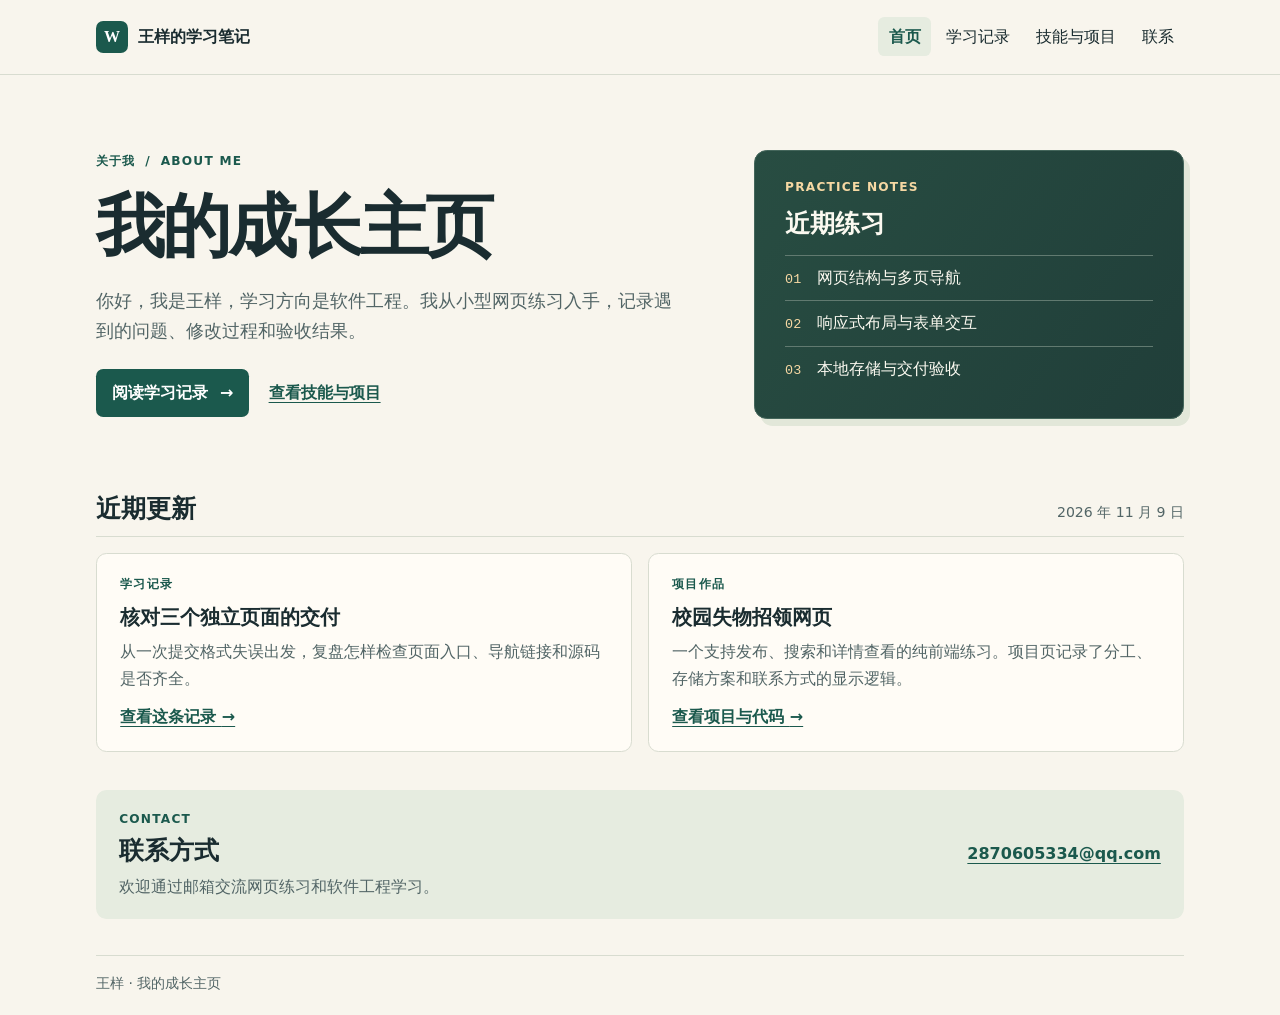
<file: index.html>
<!doctype html>
<html lang="zh-CN">
<head>
  <meta charset="utf-8">
  <meta name="viewport" content="width=device-width, initial-scale=1">
  <meta name="description" content="王样的软件工程学习记录、技能证据与练习项目。">
  <title>我的成长主页 · 王样</title>
  <link rel="stylesheet" href="styles.css">
</head>
<body>
  <a class="skip" href="#main">跳到正文</a>
  <header class="site-header">
    <div class="wrap header-inner">
      <a class="brand" href="index.html"><span class="brand-mark" aria-hidden="true">W</span> 王样的学习笔记</a>
      <nav aria-label="主导航">
        <a href="index.html" aria-current="page">首页</a>
        <a href="learning.html">学习记录</a>
        <a href="projects.html">技能与项目</a>
        <a href="#contact">联系</a>
      </nav>
    </div>
  </header>

  <main id="main" class="wrap">
    <section class="hero" aria-labelledby="home-title">
      <div class="hero-copy">
        <p class="eyebrow">关于我 <span aria-hidden="true">/</span> ABOUT ME</p>
        <h1 id="home-title">我的成长主页</h1>
        <p class="lead">你好，我是王样，学习方向是软件工程。我从小型网页练习入手，记录遇到的问题、修改过程和验收结果。</p>
        <div class="actions">
          <a class="button" href="learning.html">阅读学习记录 <span aria-hidden="true">→</span></a>
          <a class="text-link" href="projects.html">查看技能与项目</a>
        </div>
      </div>
      <aside class="notebook" aria-labelledby="focus-title">
        <p class="eyebrow">PRACTICE NOTES</p>
        <h2 id="focus-title">近期练习</h2>
        <ul>
          <li><span aria-hidden="true">01</span> 网页结构与多页导航</li>
          <li><span aria-hidden="true">02</span> 响应式布局与表单交互</li>
          <li><span aria-hidden="true">03</span> 本地存储与交付验收</li>
        </ul>
      </aside>
    </section>

    <section class="section" aria-labelledby="highlights-title">
      <div class="section-heading">
        <h2 id="highlights-title">近期更新</h2>
        <time datetime="2026-11-09">2026 年 11 月 9 日</time>
      </div>
      <div class="highlights">
        <article class="card">
          <p class="eyebrow">学习记录</p>
          <h3>核对三个独立页面的交付</h3>
          <p>从一次提交格式失误出发，复盘怎样检查页面入口、导航链接和源码是否齐全。</p>
          <a class="text-link" href="learning.html#multi-page">查看这条记录 <span aria-hidden="true">→</span></a>
        </article>
        <article class="card">
          <p class="eyebrow">项目作品</p>
          <h3>校园失物招领网页</h3>
          <p>一个支持发布、搜索和详情查看的纯前端练习。项目页记录了分工、存储方案和联系方式的显示逻辑。</p>
          <a class="text-link" href="projects.html#lost-found">查看项目与代码 <span aria-hidden="true">→</span></a>
        </article>
      </div>
    </section>

    <section id="contact" class="contact" aria-labelledby="contact-title">
      <div>
        <p class="eyebrow">CONTACT</p>
        <h2 id="contact-title">联系方式</h2>
        <p>欢迎通过邮箱交流网页练习和软件工程学习。</p>
      </div>
      <a class="text-link" href="mailto:2870605334@qq.com">2870605334@qq.com</a>
    </section>
  </main>
  <footer class="wrap site-footer"><p>王样 · 我的成长主页</p></footer>
</body>
</html>
</file>
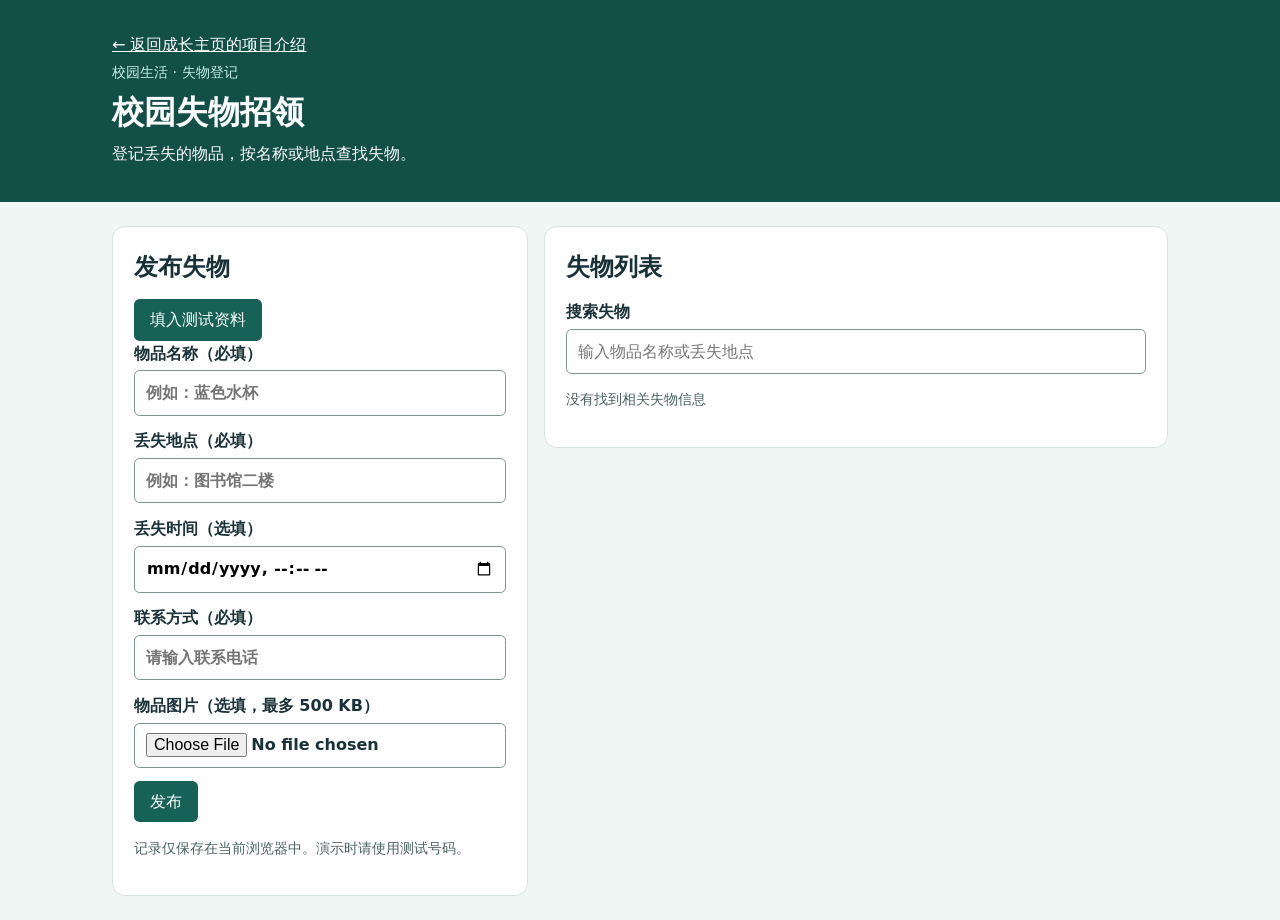
<file: lost-found/index.html>
<!doctype html>
<html lang="zh-CN">
<head>
  <meta charset="utf-8">
  <meta name="viewport" content="width=device-width, initial-scale=1">
  <title>校园失物招领</title>
<style>
* { box-sizing: border-box; }
body {
  margin: 0;
  color: #193138;
  background: #f0f6f4;
  font: 1rem/1.6 system-ui, "Microsoft YaHei", sans-serif;
}
.wrap { width: min(66rem, calc(100% - 2rem)); margin-inline: auto; }
.banner { padding: 2rem 0; color: white; background: #124f47; }
.banner a { color: white; }
.banner h1, .banner p { margin: .2rem 0; }
.eyebrow { color: #c5eee4; font-size: .9rem; }
main.wrap { margin-block: 1.5rem; }
.grid { display: grid; grid-template-columns: minmax(0, 2fr) minmax(0, 3fr); gap: 1rem; align-items: start; }
.panel { padding: 1.3rem; background: white; border: 1px solid #d6e4e0; border-radius: .8rem; }
h2 { margin: 0 0 .8rem; overflow-wrap: anywhere; }
label { display: block; font-weight: 600; }
form label { margin-bottom: .8rem; }
input, button { font: inherit; }
input { width: 100%; margin-top: .25rem; padding: .55rem .7rem; border: 1px solid #78958e; border-radius: .35rem; }
button { padding: .5rem 1rem; border: 0; border-radius: .35rem; color: white; background: #166257; cursor: pointer; }
button:hover { background: #124f47; }
button:disabled { opacity: .6; cursor: default; }
:focus-visible { outline: 3px solid #187d93; outline-offset: 3px; }
.muted { color: #49625f; font-size: .9rem; }
#feedback:empty { display: none; }
#items { margin: 0; padding: 0; list-style: none; }
#items li { padding: .85rem 0; border-top: 1px solid #d6e4e0; overflow-wrap: anywhere; }
#items a { color: #0e5f55; font-weight: 700; }
#items p { margin: .3rem 0 0; }
.item-image { max-width: 100%; max-height: 16rem; border-radius: .35rem; object-fit: contain; }
#items .item-image { width: 7rem; height: 5rem; margin-top: .45rem; object-fit: cover; }
dt { font-weight: 700; }
dd { margin: 0 0 .7rem; overflow-wrap: anywhere; }
@media (max-width: 42rem) { .grid { grid-template-columns: 1fr; } }
</style>
</head>
<body>
<div id="home-view">
  <header class="banner">
    <div class="wrap">
      <a href="../projects.html#lost-found">← 返回成长主页的项目介绍</a>
      <p class="eyebrow">校园生活 · 失物登记</p>
      <h1>校园失物招领</h1>
      <p>登记丢失的物品，按名称或地点查找失物。</p>
    </div>
  </header>
  <main class="wrap grid">
    <section class="panel">
      <h2>发布失物</h2>
      <form id="publish" novalidate>
        <button type="button" id="fill-example">填入测试资料</button>
        <label>物品名称（必填）<input name="title" required maxlength="80" placeholder="例如：蓝色水杯"></label>
        <label>丢失地点（必填）<input name="location" required maxlength="100" placeholder="例如：图书馆二楼"></label>
        <label>丢失时间（选填）<input type="datetime-local" name="time"></label>
        <label>联系方式（必填）<input name="contact" type="tel" required maxlength="60" placeholder="请输入联系电话"></label>
        <label>物品图片（选填，最多 500 KB）<input name="image" type="file" accept="image/jpeg,image/png,image/webp,image/gif"></label>
        <button type="submit">发布</button>
        <p id="feedback" role="status"></p>
      </form>
      <p class="muted">记录仅保存在当前浏览器中。演示时请使用测试号码。</p>
    </section>
    <section class="panel">
      <h2>失物列表</h2>
      <label for="search">搜索失物</label>
      <input id="search" type="search" placeholder="输入物品名称或丢失地点">
      <p id="results" class="muted" role="status"></p>
      <ul id="items"></ul>
    </section>
  </main>
</div>
<div id="detail-view" hidden>
  <header class="banner">
    <div class="wrap">
      <a href="?">← 返回首页</a>
      <h1>失物详情</h1>
    </div>
  </header>
  <main class="wrap">
    <section class="panel" id="detail">
      <p id="detail-message" role="status"></p>
      <article id="item-detail" hidden>
        <h2 id="item-title"></h2>
        <img id="item-image" class="item-image" alt="失物照片" hidden>
        <dl>
          <dt>丢失地点</dt><dd id="item-location"></dd>
          <dt>丢失时间</dt><dd id="item-time"></dd>
          <dt>状态</dt><dd id="item-status"></dd>
        </dl>
        <button type="button" id="show-contact" aria-controls="full-contact" aria-expanded="false">查看联系方式</button>
        <p id="full-contact" role="status" hidden></p>
      </article>
    </section>
  </main>
</div>
<script>
"use strict";

const storageKey = "campus-lost-found:v1";
const byId = (id) => document.getElementById(id);

function loadItems() {
  const items = JSON.parse(localStorage.getItem(storageKey) ?? "[]");
  if (!Array.isArray(items)) throw new Error("Invalid item storage");
  return items;
}

function displayTime(time) {
  return time ? time.replace("T", " ") : "未填写";
}

function maskContact(contact) {
  const digits = contact.replace(/[\s-]/g, "");
  if (/^1\d{10}$/.test(digits)) {
    return digits.slice(0, 3) + "****" + digits.slice(-4);
  }
  return "****";
}

function showImage(image, source) {
  if (typeof source !== "string" || !/^data:image\/(jpeg|png|webp|gif);base64,[A-Za-z0-9+/]+=*$/.test(source)) return;
  image.src = source;
  image.hidden = false;
}

function readImage(file) {
  return new Promise((resolve, reject) => {
    const reader = new FileReader();
    reader.onload = () => resolve(reader.result);
    reader.onerror = reject;
    reader.onabort = reject;
    reader.readAsDataURL(file);
  });
}

function initHome(form) {
  // 示例按钮只填表单，点击“发布”后才会保存到当前浏览器。
  byId("fill-example").addEventListener("click", () => {
    form.elements.namedItem("title").value = "蓝色水杯（测试）";
    form.elements.namedItem("location").value = "图书馆二楼（测试）";
    form.elements.namedItem("time").value = "";
    form.elements.namedItem("contact").value = "13800000000";
  });
  const search = byId("search");
  const list = byId("items");
  const results = byId("results");
  const feedback = byId("feedback");
  let items;

  try {
    items = loadItems();
  } catch {
    results.textContent = "无法读取本地记录，请检查浏览器存储设置。";
    search.disabled = true;
    form.querySelector('button[type="submit"]').disabled = true;
    return;
  }

  function render() {
    const keyword = search.value.trim().toLowerCase();
    const matches = items
      .filter((item) => [item.title, item.location].some((value) => value.toLowerCase().includes(keyword)))
      .sort((a, b) => b.createdAt - a.createdAt);

    results.textContent = matches.length
      ? "共 " + matches.length + " 条失物信息"
      : "没有找到相关失物信息";
    list.replaceChildren(...matches.map((item) => {
      const row = document.createElement("li");
      const title = document.createElement("a");
      title.href = "?id=" + encodeURIComponent(item.id);
      title.textContent = item.title;
      const metadata = document.createElement("p");
      metadata.textContent = "丢失地点：" + item.location + "　丢失时间：" + displayTime(item.time);
      const contact = document.createElement("p");
      contact.textContent = "联系方式：" + maskContact(item.contact);
      row.append(title, metadata, contact);
      if (item.image) {
        const image = document.createElement("img");
        image.className = "item-image";
        image.alt = "失物缩略图";
        image.loading = "lazy";
        image.hidden = true;
        showImage(image, item.image);
        row.append(image);
      }
      return row;
    }));
  }

  search.addEventListener("input", render);
  form.addEventListener("submit", async (event) => {
    event.preventDefault();
    const submit = form.querySelector('button[type="submit"]');
    if (submit.disabled) return;
    feedback.textContent = "";
    const fields = new FormData(form);
    const title = fields.get("title").trim();
    const location = fields.get("location").trim();
    const time = fields.get("time");
    const contact = fields.get("contact").trim();

    if (!title || !location) {
      alert("请填写物品名称和丢失地点");
      form.elements.namedItem(title ? "location" : "title").focus();
      return;
    }
    if (!contact) {
      alert("请填写联系方式");
      form.elements.namedItem("contact").focus();
      return;
    }
    const createdAt = Date.now();
    const id = createdAt + "-" + Math.random().toString(36).slice(2);
    const item = { id, title, location, time, contact, status: "待认领", createdAt };
    const file = fields.get("image");
    if (file?.size > 500 * 1024) {
      feedback.textContent = "图片不能超过 500 KB。";
      return;
    }
    if (file?.size && !["image/jpeg", "image/png", "image/webp", "image/gif"].includes(file.type)) {
      feedback.textContent = "请选择 JPG、PNG、WebP 或 GIF 图片。";
      return;
    }

    submit.disabled = true;
    try {
      if (file?.size) item.image = await readImage(file);
    } catch {
      feedback.textContent = "图片读取失败，请重新选择。";
      submit.disabled = false;
      return;
    }
    try {
      const next = [item, ...loadItems()];
      localStorage.setItem(storageKey, JSON.stringify(next));
      items = next;
    } catch {
      feedback.textContent = "保存失败，请检查浏览器存储设置或可用空间后重试。";
      return;
    } finally {
      submit.disabled = false;
    }

    form.reset();
    search.value = "";
    feedback.textContent = "发布成功";
    render();
  });
  render();
}

function initDetail() {
  const message = byId("detail-message");
  const id = new URLSearchParams(window.location.search).get("id");
  let item;
  try {
    item = loadItems().find((record) => record.id === id);
  } catch {
    message.textContent = "无法读取本地记录，请检查浏览器存储设置。";
    return;
  }
  if (!item) {
    message.textContent = "未找到此失物记录。";
    return;
  }

  message.hidden = true;
  byId("item-title").textContent = item.title;
  showImage(byId("item-image"), item.image);
  byId("item-location").textContent = item.location;
  byId("item-time").textContent = displayTime(item.time);
  byId("item-status").textContent = item.status;
  byId("item-detail").hidden = false;

  const button = byId("show-contact");
  const contact = byId("full-contact");
  button.addEventListener("click", () => {
    const show = contact.hidden;
    contact.textContent = show ? item.contact : "";
    contact.hidden = !show;
    button.textContent = show ? "隐藏联系方式" : "查看联系方式";
    button.setAttribute("aria-expanded", String(show));
  });
}


const showDetail = new URLSearchParams(window.location.search).has("id");
byId("home-view").hidden = showDetail;
byId("detail-view").hidden = !showDetail;
if (showDetail) initDetail();
else initHome(byId("publish"));
</script>
</body>
</html>
</file>
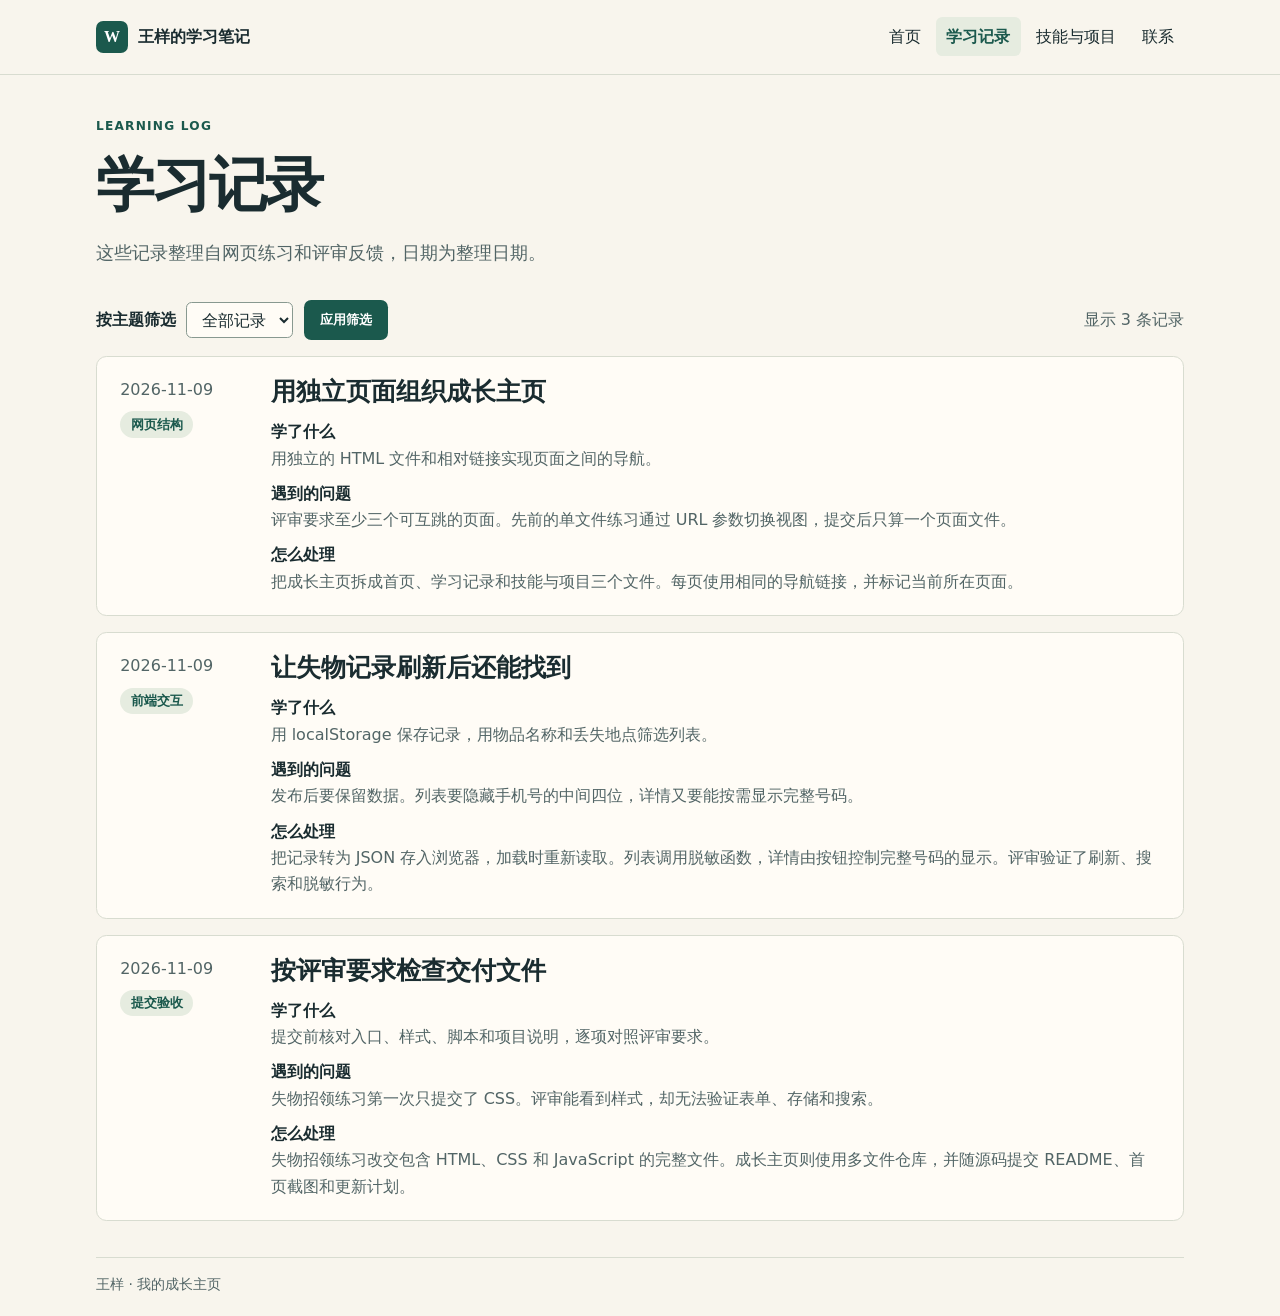
<file: learning.html>
<!doctype html>
<html lang="zh-CN">
<head>
  <meta charset="utf-8">
  <meta name="viewport" content="width=device-width, initial-scale=1">
  <title>学习记录 · 我的成长主页</title>
  <link rel="stylesheet" href="styles.css">
  <script defer src="learning.js"></script>
</head>
<body>
  <a class="skip" href="#main">跳到正文</a>
  <header class="site-header">
    <div class="wrap header-inner">
      <a class="brand" href="index.html"><span class="brand-mark" aria-hidden="true">W</span> 王样的学习笔记</a>
      <nav aria-label="主导航">
        <a href="index.html">首页</a>
        <a href="learning.html" aria-current="page">学习记录</a>
        <a href="projects.html">技能与项目</a>
        <a href="index.html#contact">联系</a>
      </nav>
    </div>
  </header>

  <main id="main" class="wrap">
    <header class="page-intro">
      <p class="eyebrow">LEARNING LOG</p>
      <h1>学习记录</h1>
      <p class="lead">这些记录整理自网页练习和评审反馈，日期为整理日期。</p>
    </header>

    <section aria-label="学习条目">
      <!-- 筛选表单默认可见，learning.js 处理主题切换与提交。 -->
      <form class="filter" id="topic-filter">
        <label for="topic">按主题筛选</label>
        <select id="topic" name="topic">
          <option value="all">全部记录</option>
          <option value="pages">网页结构</option>
          <option value="data">前端交互</option>
          <option value="review">提交验收</option>
        </select>
        <button class="button" type="submit">应用筛选</button>
        <p id="record-count" role="status"></p>
      </form>

      <!-- 新记录添加在这里的最前面，填写真实日期并沿用 data-topic 主题代码。 -->
      <div class="entries">
        <article class="card entry" id="multi-page" data-topic="pages">
          <div class="entry-meta">
            <time datetime="2026-11-09">2026-11-09</time>
            <span class="tag">网页结构</span>
          </div>
          <div>
            <h2>用独立页面组织成长主页</h2>
            <dl>
              <dt>学了什么</dt><dd>用独立的 HTML 文件和相对链接实现页面之间的导航。</dd>
              <dt>遇到的问题</dt><dd>评审要求至少三个可互跳的页面。先前的单文件练习通过 URL 参数切换视图，提交后只算一个页面文件。</dd>
              <dt>怎么处理</dt><dd>把成长主页拆成首页、学习记录和技能与项目三个文件。每页使用相同的导航链接，并标记当前所在页面。</dd>
            </dl>
          </div>
        </article>

        <article class="card entry" data-topic="data">
          <div class="entry-meta">
            <time datetime="2026-11-09">2026-11-09</time>
            <span class="tag">前端交互</span>
          </div>
          <div>
            <h2>让失物记录刷新后还能找到</h2>
            <dl>
              <dt>学了什么</dt><dd>用 localStorage 保存记录，用物品名称和丢失地点筛选列表。</dd>
              <dt>遇到的问题</dt><dd>发布后要保留数据。列表要隐藏手机号的中间四位，详情又要能按需显示完整号码。</dd>
              <dt>怎么处理</dt><dd>把记录转为 JSON 存入浏览器，加载时重新读取。列表调用脱敏函数，详情由按钮控制完整号码的显示。评审验证了刷新、搜索和脱敏行为。</dd>
            </dl>
          </div>
        </article>

        <article class="card entry" data-topic="review">
          <div class="entry-meta">
            <time datetime="2026-11-09">2026-11-09</time>
            <span class="tag">提交验收</span>
          </div>
          <div>
            <h2>按评审要求检查交付文件</h2>
            <dl>
              <dt>学了什么</dt><dd>提交前核对入口、样式、脚本和项目说明，逐项对照评审要求。</dd>
              <dt>遇到的问题</dt><dd>失物招领练习第一次只提交了 CSS。评审能看到样式，却无法验证表单、存储和搜索。</dd>
              <dt>怎么处理</dt><dd>失物招领练习改交包含 HTML、CSS 和 JavaScript 的完整文件。成长主页则使用多文件仓库，并随源码提交 README、首页截图和更新计划。</dd>
            </dl>
          </div>
        </article>
      </div>
    </section>
  </main>
  <footer class="wrap site-footer"><p>王样 · 我的成长主页</p></footer>
</body>
</html>
</file>
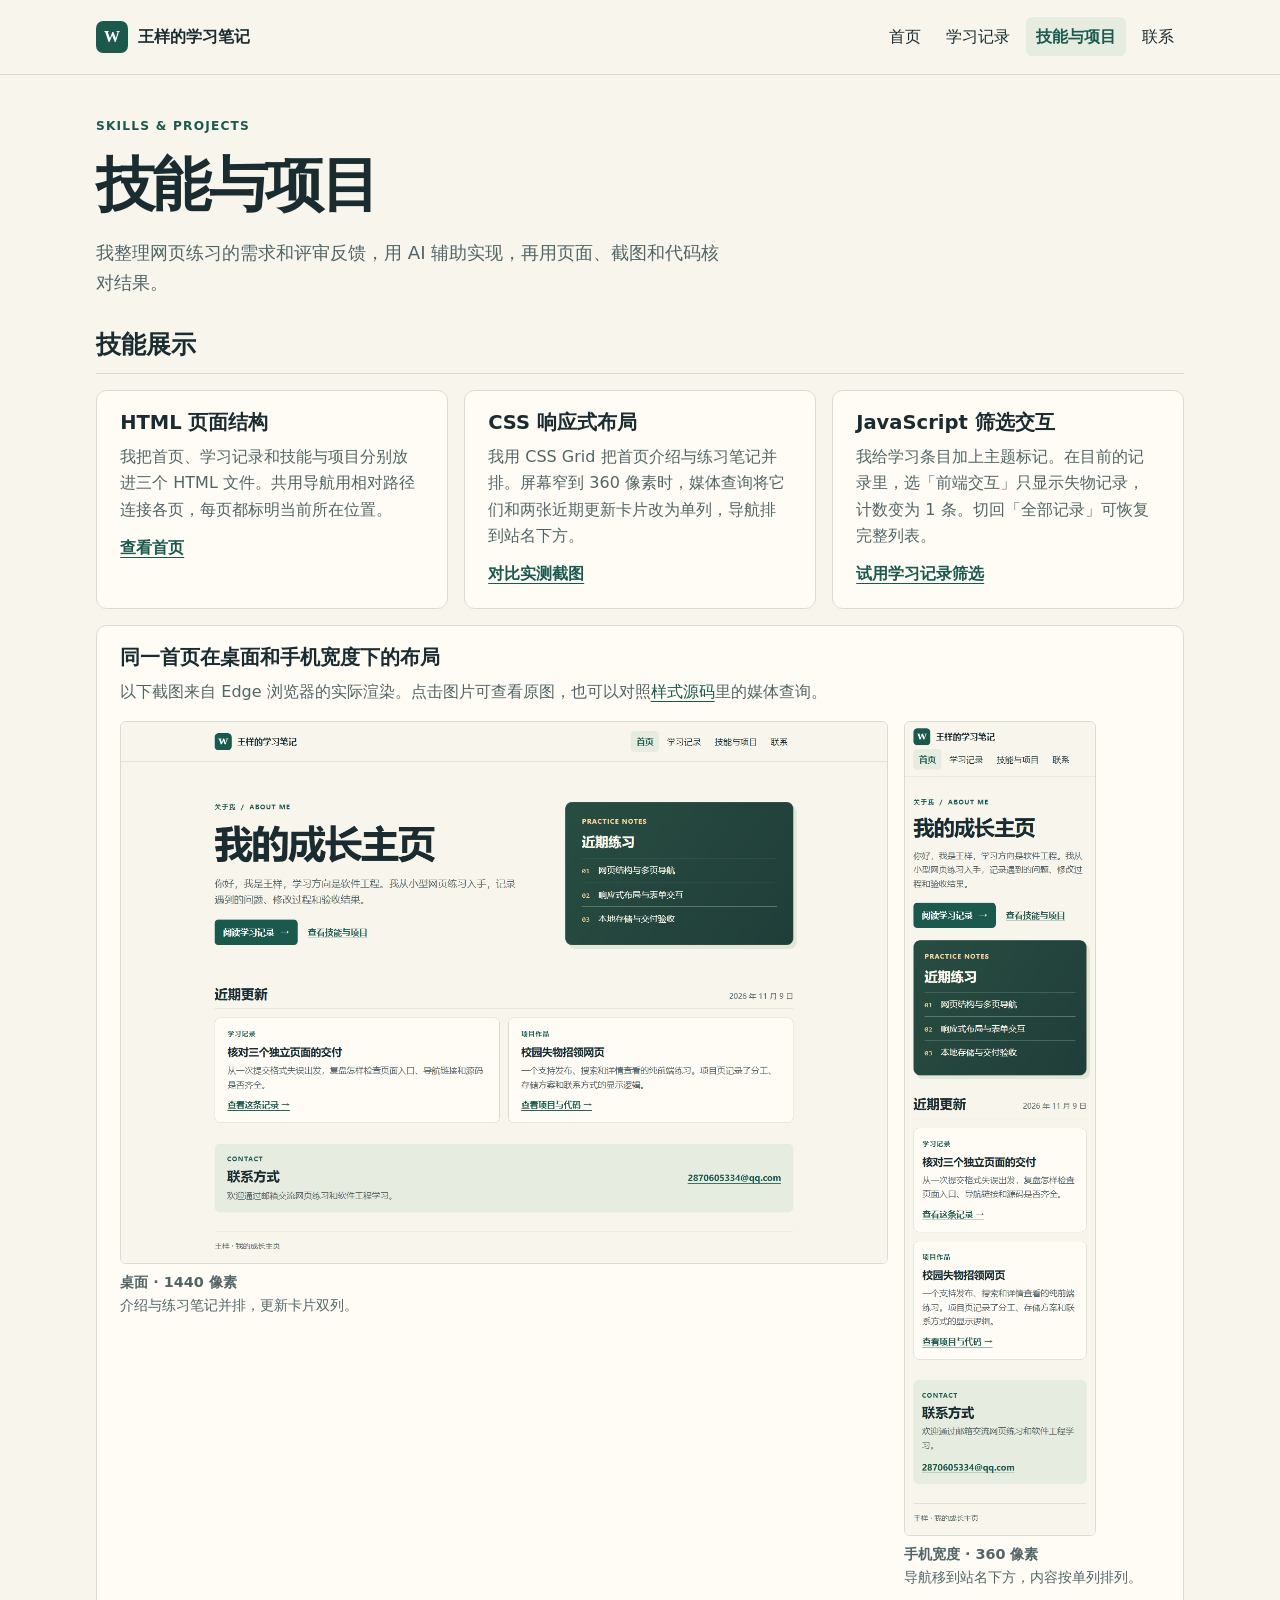
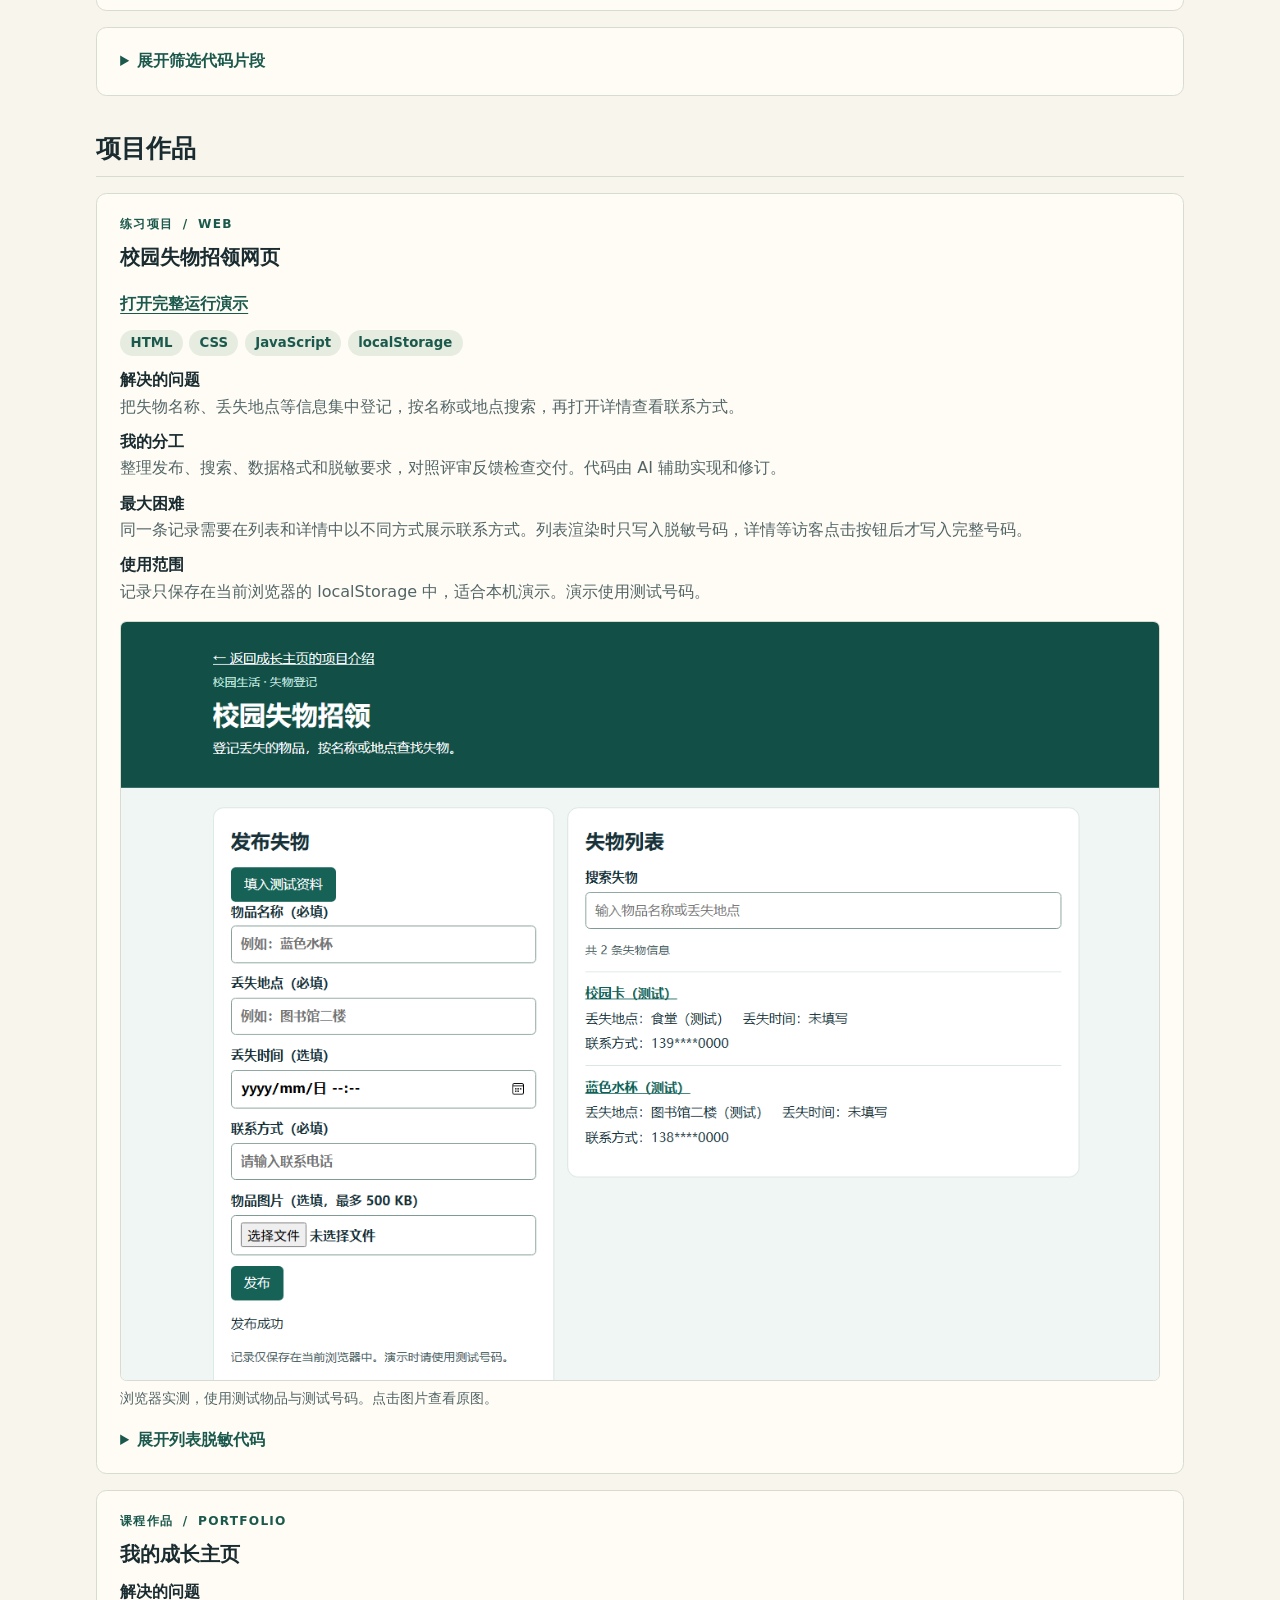
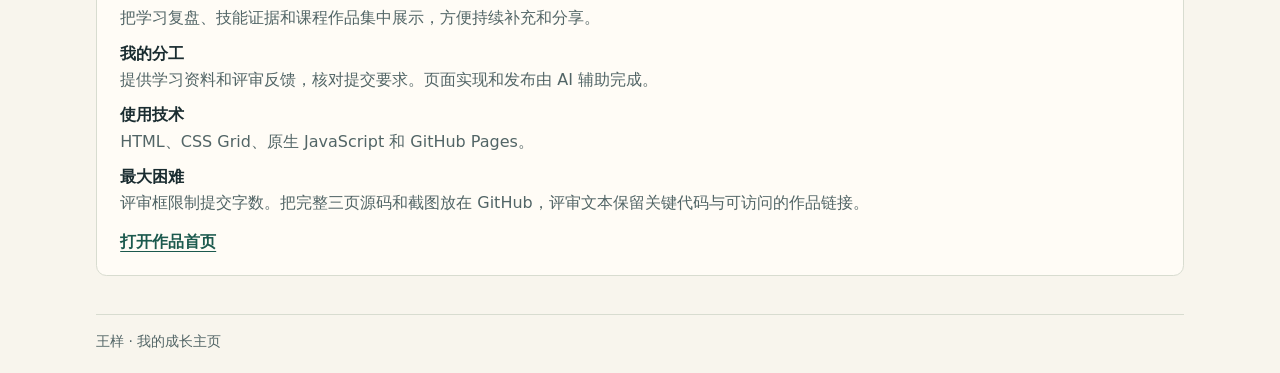
<file: projects.html>
<!doctype html>
<html lang="zh-CN">
<head>
  <meta charset="utf-8">
  <meta name="viewport" content="width=device-width, initial-scale=1">
  <title>技能与项目 · 我的成长主页</title>
  <link rel="stylesheet" href="styles.css">
</head>
<body>
  <a class="skip" href="#main">跳到正文</a>
  <header class="site-header">
    <div class="wrap header-inner">
      <a class="brand" href="index.html"><span class="brand-mark" aria-hidden="true">W</span> 王样的学习笔记</a>
      <nav aria-label="主导航">
        <a href="index.html">首页</a>
        <a href="learning.html">学习记录</a>
        <a href="projects.html" aria-current="page">技能与项目</a>
        <a href="index.html#contact">联系</a>
      </nav>
    </div>
  </header>

  <main id="main" class="wrap">
    <header class="page-intro">
      <p class="eyebrow">SKILLS &amp; PROJECTS</p>
      <h1>技能与项目</h1>
      <p class="lead">我整理网页练习的需求和评审反馈，用 AI 辅助实现，再用页面、截图和代码核对结果。</p>
    </header>

    <section class="section" aria-labelledby="skills-title">
      <div class="section-heading"><h2 id="skills-title">技能展示</h2></div>
      <div class="skills">
        <article class="card">
          <h3>HTML 页面结构</h3>
          <p>我把首页、学习记录和技能与项目分别放进三个 HTML 文件。共用导航用相对路径连接各页，每页都标明当前所在位置。</p>
          <a class="text-link" href="index.html">查看首页</a>
        </article>
        <article class="card">
          <h3>CSS 响应式布局</h3>
          <p>我用 CSS Grid 把首页介绍与练习笔记并排。屏幕窄到 360 像素时，媒体查询将它们和两张近期更新卡片改为单列，导航排到站名下方。</p>
          <a class="text-link" href="#responsive-proof">对比实测截图</a>
        </article>
        <article class="card">
          <h3>JavaScript 筛选交互</h3>
          <p>我给学习条目加上主题标记。在目前的记录里，选「前端交互」只显示失物记录，计数变为 1 条。切回「全部记录」可恢复完整列表。</p>
          <a class="text-link" href="learning.html#topic-filter">试用学习记录筛选</a>
        </article>
      </div>
      <section id="responsive-proof" class="card evidence" aria-labelledby="responsive-title">
        <h3 id="responsive-title">同一首页在桌面和手机宽度下的布局</h3>
        <p>以下截图来自 Edge 浏览器的实际渲染。点击图片可查看原图，也可以对照<a href="styles.css">样式源码</a>里的媒体查询。</p>
        <div class="screenshots">
          <figure>
            <a href="homepage.png"><img src="homepage.png" alt="1440 像素下的首页，介绍和练习笔记并排，近期更新卡片并排"></a>
            <figcaption><strong>桌面 · 1440 像素</strong><br>介绍与练习笔记并排，更新卡片双列。</figcaption>
          </figure>
          <figure class="mobile-screenshot">
            <a href="homepage-mobile.png"><img src="homepage-mobile.png" alt="360 像素下的首页，导航位于站名下方，介绍、练习笔记和更新卡片单列排列"></a>
            <figcaption><strong>手机宽度 · 360 像素</strong><br>导航移到站名下方，内容按单列排列。</figcaption>
          </figure>
        </div>
      </section>
      <details class="card evidence">
        <summary>展开筛选代码片段</summary>
        <p>摘自学习记录页使用的 <code>learning.js</code>。每条记录用 <code>data-topic</code> 标明主题。</p>
        <pre><code>for (const entry of entries) {
  const matches = topic.value === "all" || entry.dataset.topic === topic.value;
  entry.hidden = !matches;
  if (matches) visible += 1;
}</code></pre>
      </details>
    </section>

    <section id="lost-found" class="section" aria-labelledby="projects-title">
      <div class="section-heading"><h2 id="projects-title">项目作品</h2></div>
      <article class="card project">
        <p class="eyebrow">练习项目 <span aria-hidden="true">/</span> WEB</p>
        <h3>校园失物招领网页</h3>
        <p><a class="text-link" href="lost-found/index.html">打开完整运行演示</a></p>
        <ul class="tags" aria-label="使用技术">
          <li>HTML</li><li>CSS</li><li>JavaScript</li><li>localStorage</li>
        </ul>
        <dl>
          <dt>解决的问题</dt><dd>把失物名称、丢失地点等信息集中登记，按名称或地点搜索，再打开详情查看联系方式。</dd>
          <dt>我的分工</dt><dd>整理发布、搜索、数据格式和脱敏要求，对照评审反馈检查交付。代码由 AI 辅助实现和修订。</dd>
          <dt>最大困难</dt><dd>同一条记录需要在列表和详情中以不同方式展示联系方式。列表渲染时只写入脱敏号码，详情等访客点击按钮后才写入完整号码。</dd>
          <dt>使用范围</dt><dd>记录只保存在当前浏览器的 localStorage 中，适合本机演示。演示使用测试号码。</dd>
        </dl>
        <figure class="project-shot">
          <a href="lost-found-demo.png"><img src="lost-found-demo.png" alt="失物招领项目实测截图，展示测试资料发布成功、失物列表和脱敏联系方式"></a>
          <figcaption>浏览器实测，使用测试物品与测试号码。点击图片查看原图。</figcaption>
        </figure>
        <details class="evidence">
          <summary>展开列表脱敏代码</summary>
          <p>摘自 <code>lost-found/index.html</code> 中的脚本。先去掉空格和连字符，再保留符合格式的手机号前 3 位与后 4 位。</p>
          <pre><code>function maskContact(contact) {
  const digits = contact.replace(/[\s-]/g, "");
  if (/^1\d{10}$/.test(digits)) {
    return digits.slice(0, 3) + "****" + digits.slice(-4);
  }
  return "****";
}</code></pre>
        </details>
      </article>
      <article class="card project">
        <p class="eyebrow">课程作品 <span aria-hidden="true">/</span> PORTFOLIO</p>
        <h3>我的成长主页</h3>
        <dl>
          <dt>解决的问题</dt><dd>把学习复盘、技能证据和课程作品集中展示，方便持续补充和分享。</dd>
          <dt>我的分工</dt><dd>提供学习资料和评审反馈，核对提交要求。页面实现和发布由 AI 辅助完成。</dd>
          <dt>使用技术</dt><dd>HTML、CSS Grid、原生 JavaScript 和 GitHub Pages。</dd>
          <dt>最大困难</dt><dd>评审框限制提交字数。把完整三页源码和截图放在 GitHub，评审文本保留关键代码与可访问的作品链接。</dd>
        </dl>
        <a class="text-link" href="index.html">打开作品首页</a>
      </article>
    </section>
  </main>
  <footer class="wrap site-footer"><p>王样 · 我的成长主页</p></footer>
</body>
</html>
</file>
<file: styles.css>
:root {
  color-scheme: light;
  --paper: #f8f5ed;
  --card: #fffcf6;
  --ink: #1a2c30;
  --muted: #526566;
  --accent: #1b594d;
  --edge: #d8dcd0;
  --warm: #f6d8a3;
  font-family: system-ui, "Microsoft YaHei", "PingFang SC", sans-serif;
  line-height: 1.65;
  color: var(--ink);
  background: var(--paper);
}

*, *::before, *::after { box-sizing: border-box; }
body { margin: 0; }
[hidden] { display: none !important; }
h1, h2, h3, p, ul, dl, pre { margin: 0; }
h1, h2, h3 { line-height: 1.25; }
a { color: var(--accent); text-underline-offset: .22em; }
:focus-visible { outline: 3px solid #a55a12; outline-offset: 4px; }
.wrap { width: min(68rem, calc(100% - 3rem)); margin-inline: auto; }

.skip {
  position: absolute;
  top: .5rem;
  left: .5rem;
  z-index: 1;
  padding: .4rem .7rem;
  background: var(--card);
  transform: translateY(-160%);
}
.skip:focus { transform: none; }

.site-header { border-bottom: 1px solid var(--edge); }
.header-inner { min-height: 4.6rem; display: flex; justify-content: space-between; align-items: center; gap: 1rem; }
.brand { display: inline-flex; gap: .65rem; align-items: center; font-weight: 750; color: var(--ink); text-decoration: none; }
.brand-mark { display: grid; place-items: center; width: 2rem; height: 2rem; border-radius: .45rem; background: var(--accent); color: white; font-family: Georgia, serif; }
nav { display: flex; flex-wrap: wrap; align-items: center; gap: .3rem; }
nav a { padding: .4rem .65rem; border-radius: .4rem; color: var(--ink); text-decoration: none; white-space: nowrap; }
nav a:hover, nav a[aria-current="page"] { color: var(--accent); background: #e6ece0; }
nav a[aria-current="page"] { font-weight: 700; }

.hero { display: grid; grid-template-columns: minmax(0, 1.35fr) minmax(0, 1fr); align-items: center; gap: clamp(1.4rem, 6vw, 5rem); padding-block: clamp(2.4rem, 6vw, 4.7rem); }
.eyebrow { margin-bottom: .75rem; color: var(--accent); font-size: .76rem; font-weight: 750; letter-spacing: .1em; }
.eyebrow span { margin-inline: .35em; }
h1 { font-size: clamp(2.5rem, 5.4vw, 4.5rem); letter-spacing: -.045em; }
h2 { font-size: 1.55rem; }
h3 { font-size: 1.22rem; }
.lead { max-width: 35em; margin-top: 1rem; color: var(--muted); font-size: clamp(1rem, 2vw, 1.14rem); }
.actions { display: flex; align-items: center; flex-wrap: wrap; gap: .8rem 1.2rem; margin-top: 1.45rem; }
.button { display: inline-flex; align-items: center; gap: .75em; padding: .68rem 1rem; color: white; background: var(--accent); border-radius: .45rem; font-weight: 700; text-decoration: none; }
.button:hover { background: #144539; }
.text-link { font-weight: 700; }

.notebook {
  padding: 1.65rem 1.9rem;
  color: #fbf9f0;
  background-color: #203e39;
  background-image: linear-gradient(125deg, #284d42, #203e39);
  border: 1px solid #44665b;
  border-radius: .8rem;
  box-shadow: 6px 7px 0 #e2e7d9;
}
.notebook .eyebrow { color: var(--warm); }
.notebook ul { margin-top: .9rem; padding: 0; list-style: none; }
.notebook li { display: flex; align-items: baseline; gap: 1rem; padding-block: .57rem; border-top: 1px solid #617a70; }
.notebook li span { color: var(--warm); font: .84rem/1.4 ui-monospace, Consolas, monospace; }

.section { margin-bottom: 2.4rem; }
.section-heading { display: flex; flex-wrap: wrap; align-items: baseline; justify-content: space-between; gap: .5rem; padding-bottom: .7rem; margin-bottom: 1rem; border-bottom: 1px solid var(--edge); }
.section-heading time { color: var(--muted); font-size: .88rem; }
.highlights, .skills { display: grid; gap: 1rem; }
.highlights { grid-template-columns: repeat(2, minmax(0, 1fr)); }
.skills { grid-template-columns: repeat(3, minmax(0, 1fr)); }
.card { padding: 1.25rem 1.45rem; border: 1px solid var(--edge); border-radius: .65rem; background: var(--card); }
.card h2 + p, .card h3 + p { margin-top: .55rem; }
.card p:not(.eyebrow), dd { color: var(--muted); }
.card .text-link { display: inline-block; margin-top: .75rem; }
.project + .project { margin-top: 1rem; }
.project-shot { margin: 1rem 0; }
.project-shot img { display: block; width: 100%; border: 1px solid var(--edge); border-radius: .4rem; }
.project-shot figcaption { margin-top: .4rem; color: var(--muted); font-size: .9rem; }

.contact { display: flex; align-items: center; justify-content: space-between; flex-wrap: wrap; gap: 1rem; padding: 1.2rem 1.45rem; border-radius: .65rem; background: #e6ece0; }
.contact .eyebrow { margin-bottom: .4rem; }
.contact h2 + p { margin-top: .45rem; color: var(--muted); }
.contact .text-link { overflow-wrap: anywhere; }
.site-footer { margin-top: 2.25rem; padding-block: .95rem 1.25rem; border-top: 1px solid var(--edge); color: var(--muted); font-size: .87rem; }

.page-intro { padding-block: 2.6rem 2rem; }
.page-intro h1 { font-size: clamp(2.3rem, 5vw, 3.7rem); }
.filter { display: flex; align-items: center; flex-wrap: wrap; gap: .65rem; margin-bottom: 1rem; }
.filter label { font-weight: 700; }
.filter select { padding: .4rem .65rem; border: 1px solid #889990; border-radius: .35rem; background: var(--card); color: var(--ink); font: inherit; }
.filter button { border: 0; font-family: inherit; cursor: pointer; }
.filter p { color: var(--muted); margin-inline-start: auto; }
.entries { display: grid; gap: 1rem; }
.entry { display: grid; grid-template-columns: 8rem minmax(0, 1fr); gap: .75rem 1.4rem; }
.entry-meta { display: flex; flex-direction: column; align-items: flex-start; gap: .5rem; color: var(--muted); }
.entry-meta time { font-variant-numeric: tabular-nums; }
.tag, .tags li { padding: .14rem .65rem; border-radius: 100vmax; background: #e6ece0; color: var(--accent); font-size: .83rem; font-weight: 650; }
dl { margin-top: .7rem; }
dt { margin-top: .55rem; font-weight: 700; }
dd { margin-inline-start: 0; }
.tags { display: flex; flex-wrap: wrap; gap: .4rem; margin-top: .75rem; padding: 0; list-style: none; }
.evidence { margin-top: 1rem; }
.evidence summary { color: var(--accent); font-weight: 700; cursor: pointer; }
.evidence p { margin-top: .7rem; }
.screenshots { display: grid; grid-template-columns: minmax(0, 3fr) minmax(0, 1fr); gap: 1rem; margin-top: 1rem; }
.screenshots figure { margin: 0; }
.screenshots img { display: block; width: 100%; height: auto; border: 1px solid var(--edge); border-radius: .35rem; }
.screenshots figcaption { margin-top: .45rem; color: var(--muted); font-size: .9rem; }
.mobile-screenshot img { max-width: 12rem; }
pre { max-width: 100%; margin-top: .65rem; overflow: auto; padding: .9rem; border-radius: .4rem; background: #203e39; color: #fbf9f0; }
code { font-family: ui-monospace, Consolas, monospace; }

@media (max-width: 47rem) {
  /* 窄屏把导航和主要内容上下排列。 */
  .wrap { width: calc(100% - 2rem); }
  .header-inner { align-items: flex-start; flex-direction: column; gap: .45rem; padding-block: .75rem; }
  .hero { grid-template-columns: 1fr; }
  .notebook { padding: 1.25rem; }
  .skills { grid-template-columns: 1fr; }
}

@media (max-width: 36rem) {
  /* 手机宽度下，更新卡片、记录和截图都改为单列。 */
  .highlights, .entry, .screenshots { grid-template-columns: 1fr; }
  .entry-meta { flex-direction: row; align-items: baseline; }
  .filter p { width: 100%; margin-inline-start: 0; }
  .card, .contact { padding-inline: 1rem; }
}
</file>
